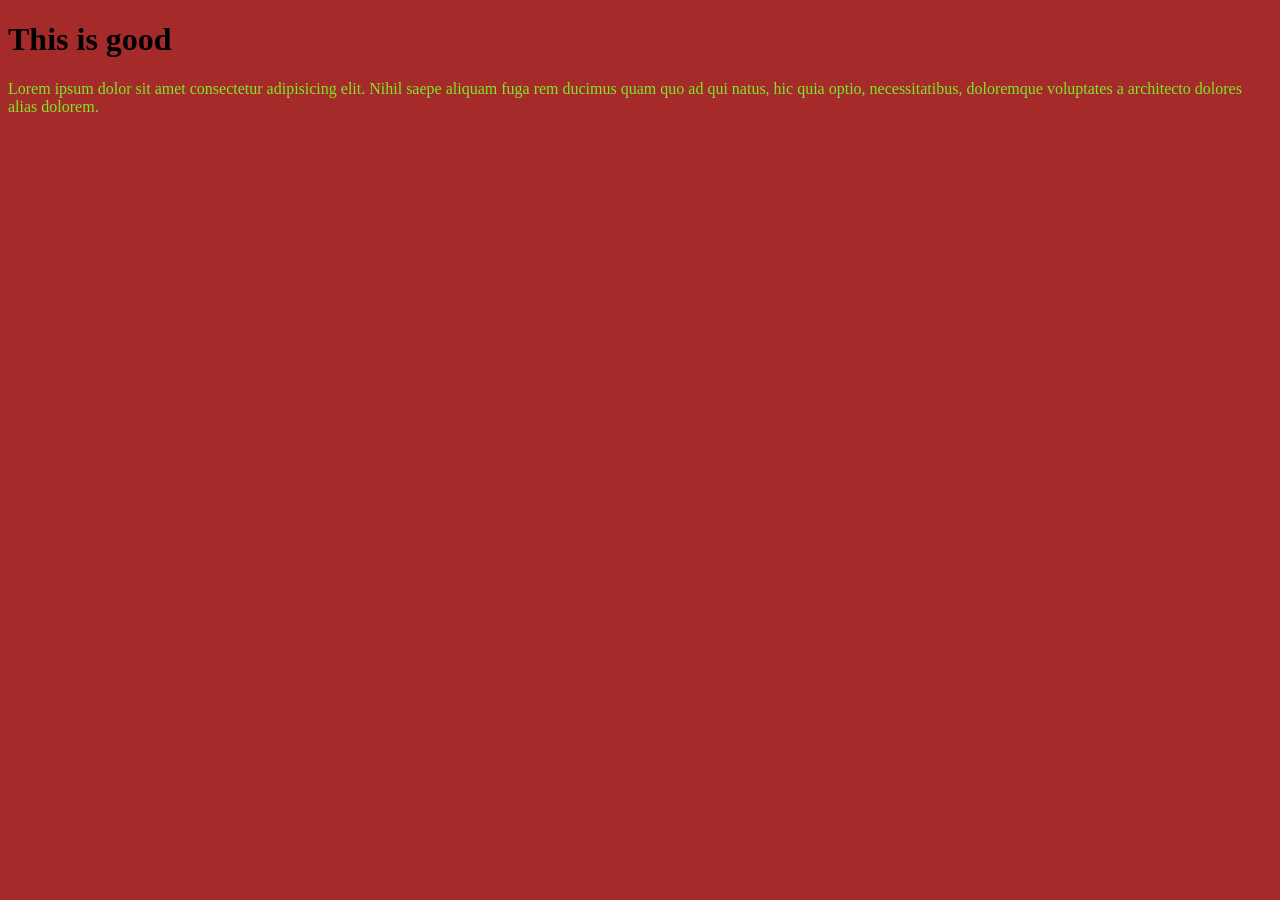
<file: index.html>
<!DOCTYPE html>
<html lang="en">
<head>
    <meta charset="UTF-8">
    <meta name="viewport" content="width=device-width, initial-scale=1.0">
    <title>Youtube</title>
    <link rel="stylesheet" href="style.css">
</head>
<body style="background-color: brown;"> <h1>This is good</h1>
    <p>Lorem ipsum dolor sit amet consectetur adipisicing elit. Nihil saepe aliquam fuga rem ducimus quam quo ad qui natus, hic quia optio, necessitatibus, doloremque voluptates a architecto dolores alias dolorem.</p>
    
</body>
</html>
</file>
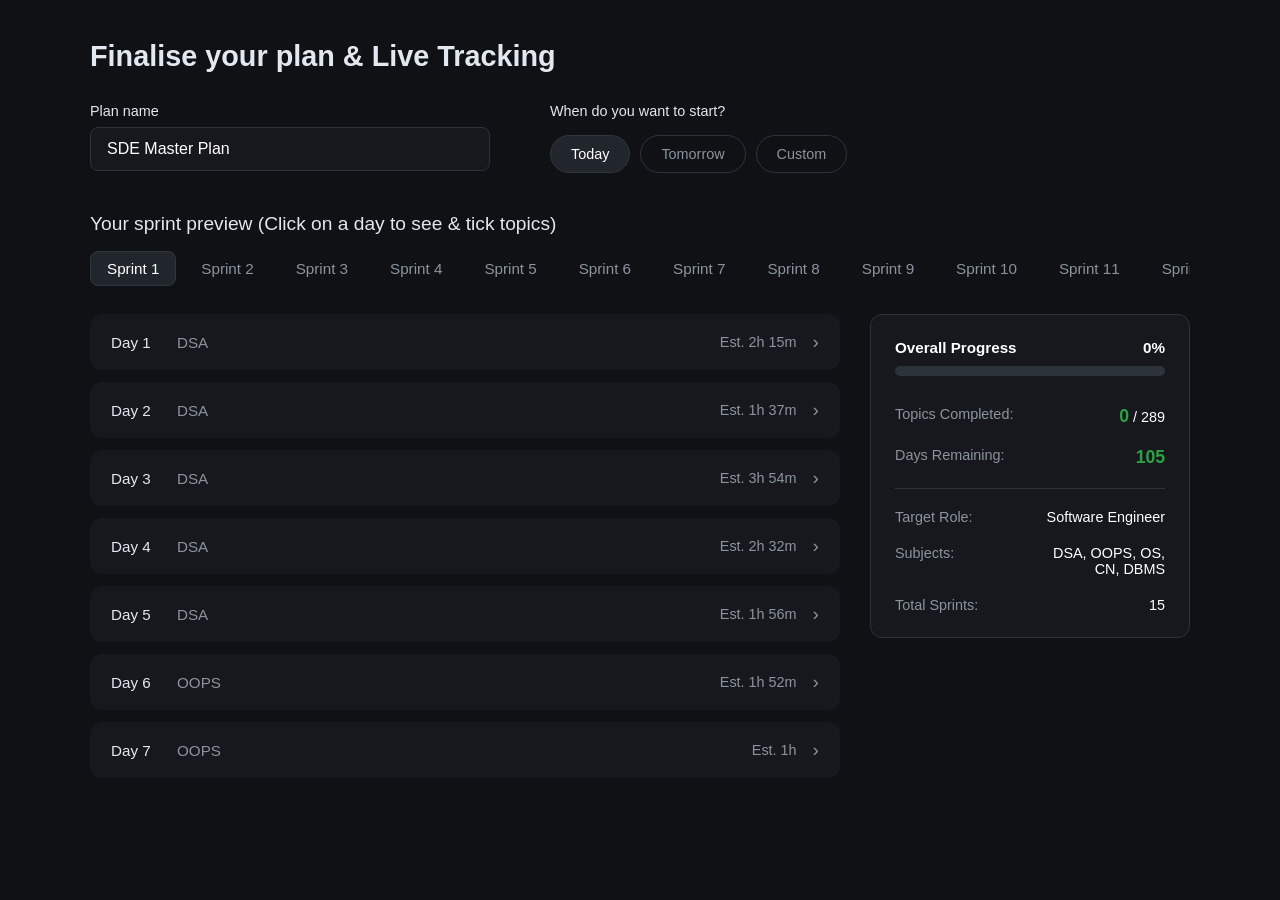
<file: planely.html>
<!DOCTYPE html>
<html lang="en">
<head>
    <meta charset="UTF-8">
    <meta name="viewport" content="width=device-width, initial-scale=1.0">
    <title>Planly - Live Dashboard (Full 15 Sprints)</title>
    <style>
        * { box-sizing: border-box; margin: 0; padding: 0; font-family: -apple-system, BlinkMacSystemFont, "Segoe UI", Roboto, Helvetica, Arial, sans-serif; }
        body { background-color: #0f1115; color: #e2e8f0; padding: 40px; display: flex; justify-content: center; }
        .container { max-width: 1100px; width: 100%; }
        h1 { font-size: 1.8rem; font-weight: 600; margin-bottom: 30px; }
        .top-controls { display: flex; gap: 60px; margin-bottom: 40px; }
        .input-group { display: flex; flex-direction: column; gap: 8px; flex: 1; max-width: 400px; }
        .input-label { font-size: 0.9rem; font-weight: 500; }
        .text-input-wrapper { background-color: #16181d; border: 1px solid #2d333b; border-radius: 8px; display: flex; align-items: center; padding: 0 16px; }
        .text-input { background: transparent; border: none; color: white; padding: 12px 0; width: 100%; font-size: 1rem; outline: none; }
        .date-selector { display: flex; gap: 10px; margin-top: 8px; }
        .date-pill { padding: 10px 20px; border-radius: 20px; background-color: transparent; border: 1px solid #2d333b; color: #8b949e; cursor: pointer; font-size: 0.9rem; transition: all 0.2s; }
        .date-pill.active { background-color: #21262d; color: white; border-color: #30363d; }
        .date-pill:hover:not(.active) { border-color: #8b949e; color: white; }
        h2 { font-size: 1.2rem; font-weight: 500; margin-bottom: 16px; }
        .sprints-nav { display: flex; gap: 8px; overflow-x: auto; padding-bottom: 12px; margin-bottom: 16px; scrollbar-width: none; }
        .sprints-nav::-webkit-scrollbar { display: none; }
        .sprint-tab { padding: 8px 16px; border-radius: 8px; background-color: transparent; border: 1px solid transparent; color: #8b949e; cursor: pointer; font-size: 0.95rem; white-space: nowrap; }
        .sprint-tab.active { background-color: #21262d; color: white; border-color: #30363d; }
        .sprint-tab:hover:not(.active) { background-color: #16181d; color: white; }
        .content-grid { display: flex; gap: 30px; align-items: flex-start; }
        .days-list { flex: 1; display: flex; flex-direction: column; gap: 12px; }
        .day-row-container { background-color: #16181d; border-radius: 12px; overflow: hidden; border: 1px solid transparent; transition: border-color 0.2s; }
        .day-row-container.open { border-color: #2d333b; }
        .day-row { padding: 16px 20px; display: flex; justify-content: space-between; align-items: center; cursor: pointer; transition: background-color 0.2s; }
        .day-row:hover { background-color: #1c2128; }
        .day-left { display: flex; align-items: center; gap: 16px; }
        .day-number { color: #e2e8f0; font-size: 0.95rem; font-weight: 500; min-width: 50px; }
        .day-subject { color: #8b949e; font-size: 0.95rem; }
        .day-right { display: flex; align-items: center; gap: 16px; }
        .day-time { color: #8b949e; font-size: 0.9rem; }
        .chevron { color: #8b949e; font-size: 1.2rem; transition: transform 0.3s ease; }
        .day-row-container.open .chevron { transform: rotate(90deg); }
        .topics-container { display: none; padding: 0 20px 16px 20px; background-color: #1c2128; border-top: 1px solid #2d333b; }
        .day-row-container.open .topics-container { display: block; }
        .topic-label { display: flex; align-items: center; gap: 12px; padding: 12px 0; color: #c9d1d9; font-size: 0.95rem; border-bottom: 1px solid #2d333b; cursor: pointer; }
        .topic-label:last-child { border-bottom: none; }
        .topic-label input[type="checkbox"] { width: 18px; height: 18px; accent-color: #2ea043; cursor: pointer; }
        .completed-text { text-decoration: line-through; color: #8b949e; opacity: 0.7; }
        .stats-box { width: 320px; background-color: #16181d; border-radius: 12px; padding: 24px; display: flex; flex-direction: column; gap: 20px; position: sticky; top: 40px; border: 1px solid #2d333b;}
        .stat-item { display: flex; justify-content: space-between; color: #8b949e; font-size: 0.9rem; }
        .stat-value { color: white; font-weight: 500; }
        .stat-divider { height: 1px; background-color: #2d333b; width: 100%; }
        .progress-section { display: flex; flex-direction: column; gap: 10px; margin-bottom: 10px; }
        .progress-header { display: flex; justify-content: space-between; font-size: 0.95rem; font-weight: 600; color: #fff;}
        .progress-bar-bg { width: 100%; height: 10px; background-color: #2d333b; border-radius: 5px; overflow: hidden; }
        .progress-bar-fill { height: 100%; background-color: #2ea043; width: 0%; transition: width 0.4s ease; }
        .highlight { color: #2ea043; font-weight: bold; font-size: 1.1rem; }
    </style>
</head>
<body>

    <div class="container">
        <h1>Finalise your plan & Live Tracking</h1>

        <div class="top-controls">
            <div class="input-group">
                <label class="input-label">Plan name</label>
                <div class="text-input-wrapper">
                    <input type="text" class="text-input" value="SDE Master Plan">
                </div>
            </div>
            <div class="input-group">
                <label class="input-label">When do you want to start?</label>
                <div class="date-selector">
                    <button class="date-pill active">Today</button>
                    <button class="date-pill">Tomorrow</button>
                    <button class="date-pill">Custom</button>
                </div>
            </div>
        </div>

        <h2>Your sprint preview (Click on a day to see & tick topics)</h2>

        <div class="sprints-nav" id="sprints-nav"></div>

        <div class="content-grid">
            <div class="days-list" id="days-list"></div>

            <div class="stats-box">
                <div class="progress-section">
                    <div class="progress-header">
                        <span>Overall Progress</span>
                        <span id="progress-text">0%</span>
                    </div>
                    <div class="progress-bar-bg">
                        <div class="progress-bar-fill" id="progress-fill"></div>
                    </div>
                </div>
                <div class="stat-item">
                    <span>Topics Completed:</span>
                    <span class="stat-value"><span id="completed-topics" class="highlight">0</span> / <span id="total-topics">0</span></span>
                </div>
                <div class="stat-item">
                    <span>Days Remaining:</span>
                    <span class="stat-value highlight" id="days-remaining">0</span>
                </div>
                <div class="stat-divider"></div>
                <div class="stat-item">
                    <span>Target Role:</span>
                    <span class="stat-value">Software Engineer</span>
                </div>
                <div class="stat-item">
                    <span>Subjects:</span>
                    <span class="stat-value" style="text-align:right">DSA, OOPS, OS,<br>CN, DBMS</span>
                </div>
                <div class="stat-item">
                    <span>Total Sprints:</span>
                    <span class="stat-value">15</span>
                </div>
            </div>
        </div>
    </div>

    <script>
        // FULL 15 SPRINT DATA
        const rawSprintData = {
            1: [
                { day: 1, subject: "DSA", time: "2h 15m", topics: ["Array Basics", "Largest Element in Array", "Second Largest Element", "Check if Array is Sorted"] },
                { day: 2, subject: "DSA", time: "1h 37m", topics: ["Remove Duplicates", "Left Rotate Array by One", "Rotate Array by D places", "Move Zeros to End"] },
                { day: 3, subject: "DSA", time: "3h 54m", topics: ["Linear Search", "Find missing number in an array", "Max Consecutive Ones", "Find the number that appears once"] },
                { day: 4, subject: "DSA", time: "2h 32m", topics: ["Longest Subarray with sum K", "Two Sum Problem", "Sort an array of 0s, 1s and 2s"] },
                { day: 5, subject: "DSA", time: "1h 56m", topics: ["Majority Element", "Kadane's Algorithm", "Print subarray with Max Sum"] },
                { day: 6, subject: "OOPS", time: "1h 52m", topics: ["Introduction to OOPS", "Classes and Objects", "Constructors & Destructors", "Access Modifiers"] },
                { day: 7, subject: "OOPS", time: "1h", topics: ["Encapsulation", "Inheritance Types", "Polymorphism (Compile & Run time)"] }
            ],
            2: [
                { day: 1, subject: "DSA", time: "2h 10m", topics: ["Best Time to Buy and Sell Stock", "Rearrange Array Elements by Sign", "Next Permutation"] },
                { day: 2, subject: "DSA", time: "2h 30m", topics: ["Leaders in an Array", "Longest Consecutive Sequence", "Set Matrix Zeros"] },
                { day: 3, subject: "DSA", time: "2h 45m", topics: ["Rotate Matrix by 90 degrees", "Spiral Traversal of Matrix", "Count Subarrays with given sum"] },
                { day: 4, subject: "DSA", time: "3h 15m", topics: ["Pascal's Triangle", "Majority Element (N/3)", "3-Sum Problem"] },
                { day: 5, subject: "DSA", time: "2h 50m", topics: ["4-Sum Problem", "Merge Overlapping Subintervals", "Merge two Sorted Arrays"] },
                { day: 6, subject: "DSA", time: "2h 20m", topics: ["Find repeating and missing numbers", "Count Inversions", "Reverse Pairs"] },
                { day: 7, subject: "DSA", time: "1h 45m", topics: ["Maximum Product Subarray", "Revision of Array Medium/Hard"] }
            ],
            3: [
                { day: 1, subject: "DSA", time: "2h 10m", topics: ["Binary Search Basics", "Lower Bound and Upper Bound", "Search Insert Position"] },
                { day: 2, subject: "DSA", time: "2h", topics: ["Floor and Ceil in Sorted Array", "Find first and last occurrence", "Count occurrences"] },
                { day: 3, subject: "DSA", time: "2h 30m", topics: ["Search in Rotated Sorted Array I & II", "Find Minimum in Rotated Sorted Array"] },
                { day: 4, subject: "DSA", time: "2h", topics: ["Find how many times array is rotated", "Single element in sorted array", "Find peak element"] },
                { day: 5, subject: "DSA", time: "3h", topics: ["Square Root using BS", "Nth root of M", "Koko Eating Bananas"] },
                { day: 6, subject: "DSA", time: "2h 45m", topics: ["Min days to make M bouquets", "Smallest divisor given a threshold", "Capacity to Ship Packages"] },
                { day: 7, subject: "DSA", time: "3h 10m", topics: ["Aggressive Cows", "Book Allocation Problem", "Split Array Largest Sum"] }
            ],
            4: [
                { day: 1, subject: "DSA", time: "2h 20m", topics: ["Search in a 2D Matrix", "Search in Row/Col sorted matrix", "Find Peak Element (2D)"] },
                { day: 2, subject: "DSA", time: "2h 10m", topics: ["Remove outermost Parentheses", "Reverse words in a String", "Largest odd number in string"] },
                { day: 3, subject: "DSA", time: "1h 50m", topics: ["Longest Common Prefix", "Isomorphic Strings", "Check if two strings are anagrams"] },
                { day: 4, subject: "DSA", time: "2h 30m", topics: ["Sort Characters by frequency", "Max Nesting Depth of Parentheses", "Roman to Integer"] },
                { day: 5, subject: "DSA", time: "1h 40m", topics: ["String to Integer (atoi)", "Count number of substrings", "Longest Palindromic Substring"] },
                { day: 6, subject: "DSA", time: "2h 15m", topics: ["Introduction to Linked List", "Insert Node in LL", "Delete Node in LL"] },
                { day: 7, subject: "DSA", time: "2h 5m", topics: ["Find length of LL", "Search an element in LL", "Intro to Doubly Linked List"] }
            ],
            5: [
                { day: 1, subject: "DSA", time: "2h", topics: ["Insert and Delete in DLL", "Reverse a Doubly Linked List"] },
                { day: 2, subject: "DSA", time: "2h 30m", topics: ["Middle of a Linked List", "Reverse a Linked List", "Detect a loop in LL"] },
                { day: 3, subject: "DSA", time: "2h 15m", topics: ["Find starting point of loop in LL", "Length of Loop in LL", "Check if LL is palindrome"] },
                { day: 4, subject: "DSA", time: "2h 45m", topics: ["Odd Even Linked List", "Remove Nth node from back", "Delete middle node"] },
                { day: 5, subject: "DSA", time: "3h", topics: ["Sort a LL of 0s, 1s, 2s", "Find intersection point of Y LL", "Add 2 numbers as LL"] },
                { day: 6, subject: "DSA", time: "2h 20m", topics: ["Reverse LL in groups of K", "Rotate a LL", "Clone LL with random and next pointer"] },
                { day: 7, subject: "DSA", time: "2h", topics: ["Implement Stack using Arrays", "Implement Queue using Arrays", "Stack using Queue"] }
            ],
            6: [
                { day: 1, subject: "DSA", time: "2h", topics: ["Queue using Stack", "Check for Balanced Parentheses", "Min Stack Implementation"] },
                { day: 2, subject: "DSA", time: "2h 30m", topics: ["Infix, Prefix and Postfix intro", "Next Greater Element", "Next Smaller Element"] },
                { day: 3, subject: "DSA", time: "3h 15m", topics: ["Trapping Rain Water", "Sum of Subarray Minimums", "Asteroid Collision"] },
                { day: 4, subject: "DSA", time: "2h 45m", topics: ["Largest Rectangle in Histogram", "Maximal Rectangle", "Sliding Window Maximum"] },
                { day: 5, subject: "DSA", time: "2h 20m", topics: ["Sliding Window Basics", "Longest Substring Without Repeating Characters"] },
                { day: 6, subject: "DSA", time: "2h 40m", topics: ["Max Consecutive Ones III", "Fruits into Baskets", "Longest Repeating Character Replacement"] },
                { day: 7, subject: "DSA", time: "2h 10m", topics: ["Binary Subarrays with sum", "Count number of nice subarrays", "Subarrays with K different integers"] }
            ],
            7: [
                { day: 1, subject: "DSA", time: "1h 50m", topics: ["Binary Tree Representation", "Preorder, Inorder, Postorder Traversals"] },
                { day: 2, subject: "DSA", time: "2h 20m", topics: ["Level Order Traversal", "Iterative Traversals", "Height of a Binary Tree"] },
                { day: 3, subject: "DSA", time: "2h 15m", topics: ["Check if BT is Balanced", "Diameter of Binary Tree", "Maximum Path Sum"] },
                { day: 4, subject: "DSA", time: "2h 40m", topics: ["Check if two trees are identical", "Zig Zag Traversal", "Boundary Traversal"] },
                { day: 5, subject: "DSA", time: "3h", topics: ["Vertical Order Traversal", "Top View & Bottom View", "Right/Left View"] },
                { day: 6, subject: "DSA", time: "2h 30m", topics: ["Symmetric Binary Tree", "Root to Node Path", "LCA in Binary Tree"] },
                { day: 7, subject: "DSA", time: "2h 15m", topics: ["Maximum width of BT", "Check for Children Sum Property", "Nodes at distance K"] }
            ],
            8: [
                { day: 1, subject: "DSA", time: "2h 20m", topics: ["Minimum time to burn a Tree", "Count total Nodes in COMPLETE Tree"] },
                { day: 2, subject: "DSA", time: "2h", topics: ["Construct BT from Inorder and Preorder/Postorder", "Serialize and Deserialize BT"] },
                { day: 3, subject: "DSA", time: "1h 50m", topics: ["Graph Representation (Matrix/List)", "Connected Components", "BFS Traversal"] },
                { day: 4, subject: "DSA", time: "2h 15m", topics: ["DFS Traversal", "Number of Provinces", "Rotting Oranges"] },
                { day: 5, subject: "DSA", time: "2h 45m", topics: ["Flood Fill Algorithm", "Detect Cycle in Undirected Graph (BFS/DFS)"] },
                { day: 6, subject: "DSA", time: "2h 30m", topics: ["01 Matrix (Bipartite Graph)", "Surrounded Regions (O/X)", "Number of Enclaves"] },
                { day: 7, subject: "DSA", time: "3h", topics: ["Word Ladder I & II", "Topo Sort (Kahn's Algorithm)", "Cycle Detection in Directed Graph"] }
            ],
            9: [
                { day: 1, subject: "DSA", time: "2h 29m", topics: ["Binary Search Tree Basics", "Search in a BST", "Find Min/Max in BST"] },
                { day: 2, subject: "DSA", time: "1h 48m", topics: ["Insert a Node in BST", "Delete a Node in BST", "Kth Smallest Element in BST"] },
                { day: 3, subject: "DSA + Operating System", time: "3h 59m", topics: ["LCA in BST (DSA)", "OS Introduction", "Types of Operating Systems"] },
                { day: 4, subject: "Operating System", time: "3h 54m", topics: ["Process Management", "Process States", "Process Control Block (PCB)"] },
                { day: 5, subject: "Operating System", time: "1h 59m", topics: ["CPU Scheduling Algorithms", "FCFS & SJF", "Round Robin & Priority Scheduling"] },
                { day: 6, subject: "Operating System", time: "1h 55m", topics: ["Process Synchronization", "Critical Section Problem", "Mutex and Semaphores"] },
                { day: 7, subject: "Operating System", time: "2h 10m", topics: ["Deadlocks Introduction", "Deadlock Prevention & Avoidance", "Banker's Algorithm"] }
            ],
            10: [
                { day: 1, subject: "Operating System", time: "2h 52m", topics: ["Memory Management", "Contiguous Memory Allocation", "Paging Concept"] },
                { day: 2, subject: "Operating System", time: "1h 47m", topics: ["Virtual Memory", "Page Replacement Algorithms (FIFO, LRU, Optimal)"] },
                { day: 3, subject: "Operating System + Computer Networks", time: "4h", topics: ["Disk Scheduling Algorithms (OS)", "Intro to Computer Networks (CN)", "Network Topologies"] },
                { day: 4, subject: "Computer Networks", time: "3h 56m", topics: ["OSI Reference Model", "TCP/IP Model", "Physical Layer Basics"] },
                { day: 5, subject: "Computer Networks", time: "1h 53m", topics: ["Data Link Layer", "MAC Addressing", "Error Detection & Correction (CRC)"] },
                { day: 6, subject: "Computer Networks", time: "1h 55m", topics: ["Network Layer", "IP Addressing (IPv4 vs IPv6)", "Subnetting Basics"] },
                { day: 7, subject: "Computer Networks", time: "2h 30m", topics: ["Routing Algorithms", "Distance Vector Routing", "Link State Routing"] }
            ],
            11: [
                { day: 1, subject: "Computer Networks", time: "2h 15m", topics: ["Transport Layer Protocols", "TCP Segment Structure", "Flow Control & Congestion Control"] },
                { day: 2, subject: "Computer Networks", time: "2h 30m", topics: ["UDP Header Structure", "Sockets and Ports", "Multiplexing/Demultiplexing"] },
                { day: 3, subject: "Computer Networks", time: "2h", topics: ["Application Layer Intro", "HTTP vs HTTPS", "Cookies and Sessions"] },
                { day: 4, subject: "Computer Networks", time: "2h 45m", topics: ["DNS Hierarchy and Resolution", "SMTP, POP3, IMAP", "FTP and TFTP"] },
                { day: 5, subject: "Computer Networks", time: "2h 10m", topics: ["Network Security Basics", "Symmetric vs Asymmetric Key Cryptography"] },
                { day: 6, subject: "Computer Networks", time: "1h 50m", topics: ["Firewalls and Intrusions", "VPNs and IPSec"] },
                { day: 7, subject: "Computer Networks", time: "2h", topics: ["Revision of CN", "Mock Test / Interview Prep (CN)"] }
            ],
            12: [
                { day: 1, subject: "Computer Networks", time: "2h 45m", topics: ["Advanced Routing (BGP, OSPF)", "ICMP and Ping/Traceroute details"] },
                { day: 2, subject: "Computer Networks", time: "2h", topics: ["DHCP Process", "NAT (Network Address Translation)"] },
                { day: 3, subject: "Computer Networks + DBMS", time: "3h 18m", topics: ["ARP and RARP (CN)", "Introduction to DBMS", "File System vs DBMS"] },
                { day: 4, subject: "DBMS", time: "3h 54m", topics: ["Database Architecture (3-Schema)", "ER Data Models", "Types of Keys (Primary, Foreign, Candidate)"] },
                { day: 5, subject: "DBMS", time: "2h", topics: ["Relational Algebra", "SQL Basics (DDL, DML, DCL, TCL)"] },
                { day: 6, subject: "DBMS", time: "1h 46m", topics: ["Joins in SQL (Inner, Left, Right, Full)", "Nested Queries / Subqueries"] },
                { day: 7, subject: "DBMS", time: "54 min", topics: ["Views in SQL", "Indexes Basics"] }
            ],
            13: [
                { day: 1, subject: "DBMS", time: "2h 15m", topics: ["String Functions in SQL", "Aggregate Functions (SUM, AVG, MIN, MAX)"] },
                { day: 2, subject: "DBMS", time: "2h 30m", topics: ["GROUP BY and HAVING Clause", "ORDER BY and LIMIT"] },
                { day: 3, subject: "DBMS", time: "2h", topics: ["Set Operations (UNION, INTERSECT, MINUS)", "Correlated Subqueries"] },
                { day: 4, subject: "DBMS", time: "3h", topics: ["Stored Procedures", "Triggers in SQL", "Cursors"] },
                { day: 5, subject: "DBMS", time: "2h 45m", topics: ["Advanced SQL Queries Practice", "LeetCode/HackerRank SQL Questions 1-10"] },
                { day: 6, subject: "DBMS", time: "2h 15m", topics: ["LeetCode/HackerRank SQL Questions 11-20", "Window Functions Overview"] },
                { day: 7, subject: "DBMS", time: "1h 30m", topics: ["RANK(), DENSE_RANK(), ROW_NUMBER()", "Partition By Concept"] }
            ],
            14: [
                { day: 1, subject: "DBMS", time: "2h", topics: ["Entity Relationship Diagram to Relational Schema", "Strong and Weak Entities"] },
                { day: 2, subject: "DBMS", time: "2h 15m", topics: ["Functional Dependencies", "Types of Functional Dependencies", "Closure of a Set of Attributes"] },
                { day: 3, subject: "DBMS", time: "2h 40m", topics: ["Finding Candidate Keys using FD", "Equivalence of FD sets"] },
                { day: 4, subject: "DBMS", time: "3h", topics: ["Minimal Cover / Canonical Cover", "Lossless Join Decomposition"] },
                { day: 5, subject: "DBMS", time: "2h 15m", topics: ["Dependency Preservation", "Anomalies in DBMS (Insert, Update, Delete)"] },
                { day: 6, subject: "DBMS", time: "2h", topics: ["First Normal Form (1NF)", "Second Normal Form (2NF)", "Partial Dependency"] },
                { day: 7, subject: "DBMS", time: "1h 50m", topics: ["Third Normal Form (3NF)", "Transitive Dependency", "Boyce-Codd Normal Form (BCNF)"] }
            ],
            15: [
                { day: 1, subject: "DBMS", time: "2h 48m", topics: ["Difference between 3NF and BCNF", "4NF and Multi-valued Dependency"] },
                { day: 2, subject: "DBMS", time: "1h 48m", topics: ["Transaction Management", "ACID Properties", "States of Transaction"] },
                { day: 3, subject: "DBMS", time: "4h", topics: ["Concurrency Control", "Conflict & View Serializability", "Lock-Based Protocols (2PL)"] },
                { day: 4, subject: "DBMS", time: "1h 45m", topics: ["Deadlock Handling in DBMS", "Time-stamp Ordering Protocol"] },
                { day: 5, subject: "DBMS", time: "2h 15m", topics: ["Database Recovery Techniques", "Log-based Recovery (Deferred & Immediate)"] },
                { day: 6, subject: "DBMS", time: "1h 30m", topics: ["Advanced Indexing", "B-Trees", "B+ Trees Structure"] },
                { day: 7, subject: "DBMS", time: "1h 10m", topics: ["Introduction to NoSQL", "MongoDB Basics vs SQL Database", "Revision Complete!"] }
            ]
        };

        let appState = {}; 
        let totalGlobalTopics = 0;
        let totalGlobalDays = 0;

        function init() {
            for (const sprint in rawSprintData) {
                appState[sprint] = [];
                rawSprintData[sprint].forEach(dayItem => {
                    totalGlobalDays++;
                    const newTopics = dayItem.topics.map(t => {
                        totalGlobalTopics++;
                        return { name: t, completed: false };
                    });
                    appState[sprint].push({ ...dayItem, topics: newTopics });
                });
            }

            renderSprintTabs();
            loadSprint(1); 
            updateLiveDashboard();
            
            document.querySelectorAll('.date-pill').forEach(btn => {
                btn.addEventListener('click', function() {
                    document.querySelectorAll('.date-pill').forEach(b => b.classList.remove('active'));
                    this.classList.add('active');
                });
            });
        }

        function renderSprintTabs() {
            const nav = document.getElementById('sprints-nav');
            for(let i = 1; i <= 15; i++) {
                const tab = document.createElement('button');
                tab.className = `sprint-tab ${i === 1 ? 'active' : ''}`;
                tab.id = `tab-${i}`;
                tab.innerText = `Sprint ${i}`;
                tab.onclick = () => loadSprint(i);
                nav.appendChild(tab);
            }
        }

        function loadSprint(sprintNum) {
            document.querySelectorAll('.sprint-tab').forEach(t => t.classList.remove('active'));
            const activeTab = document.getElementById(`tab-${sprintNum}`);
            if(activeTab) {
                activeTab.classList.add('active');
                activeTab.scrollIntoView({ behavior: 'smooth', block: 'nearest', inline: 'center' });
            }

            const list = document.getElementById('days-list');
            list.innerHTML = '';

            const daysData = appState[sprintNum];
            if(!daysData) return;

            daysData.forEach((item, dIndex) => {
                let topicsHTML = '';
                item.topics.forEach((topicObj, tIndex) => {
                    topicsHTML += `
                        <label class="topic-label">
                            <input type="checkbox" ${topicObj.completed ? 'checked' : ''} onchange="toggleTopic(this, ${sprintNum}, ${dIndex}, ${tIndex})">
                            <span class="${topicObj.completed ? 'completed-text' : ''}">${topicObj.name}</span>
                        </label>
                    `;
                });

                const container = document.createElement('div');
                container.className = 'day-row-container';
                container.innerHTML = `
                    <div class="day-row" onclick="toggleAccordion(this)">
                        <div class="day-left">
                            <span class="day-number">Day ${item.day}</span>
                            <span class="day-subject">${item.subject}</span>
                        </div>
                        <div class="day-right">
                            <span class="day-time">Est. ${item.time}</span>
                            <span class="chevron">›</span>
                        </div>
                    </div>
                    <div class="topics-container" onclick="event.stopPropagation()">
                        ${topicsHTML}
                    </div>
                `;
                list.appendChild(container);
            });
        }

        function toggleAccordion(element) {
            const container = element.parentElement;
            container.classList.toggle('open');
        }

        function toggleTopic(checkboxElement, sprintNum, dayIndex, topicIndex) {
            appState[sprintNum][dayIndex].topics[topicIndex].completed = checkboxElement.checked;
            const textSpan = checkboxElement.nextElementSibling;
            if(checkboxElement.checked) textSpan.classList.add('completed-text');
            else textSpan.classList.remove('completed-text');
            updateLiveDashboard();
        }

        function updateLiveDashboard() {
            let completedTopics = 0;
            let completedDays = 0;

            for (const sprint in appState) {
                appState[sprint].forEach(dayItem => {
                    let allTopicsInDayDone = true;
                    dayItem.topics.forEach(t => {
                        if(t.completed) completedTopics++;
                        else allTopicsInDayDone = false;
                    });
                    if(allTopicsInDayDone && dayItem.topics.length > 0) completedDays++;
                });
            }

            document.getElementById('completed-topics').innerText = completedTopics;
            document.getElementById('total-topics').innerText = totalGlobalTopics;
            document.getElementById('days-remaining').innerText = totalGlobalDays - completedDays;

            let progressPercent = totalGlobalTopics === 0 ? 0 : Math.round((completedTopics / totalGlobalTopics) * 100);
            document.getElementById('progress-fill').style.width = `${progressPercent}%`;
            document.getElementById('progress-text').innerText = `${progressPercent}%`;
        }

        window.onload = init;
    </script>
</body>
</html>
</file>
<file: style.css>
p{
    color: rgb(129, 229, 41);
}
</file>
